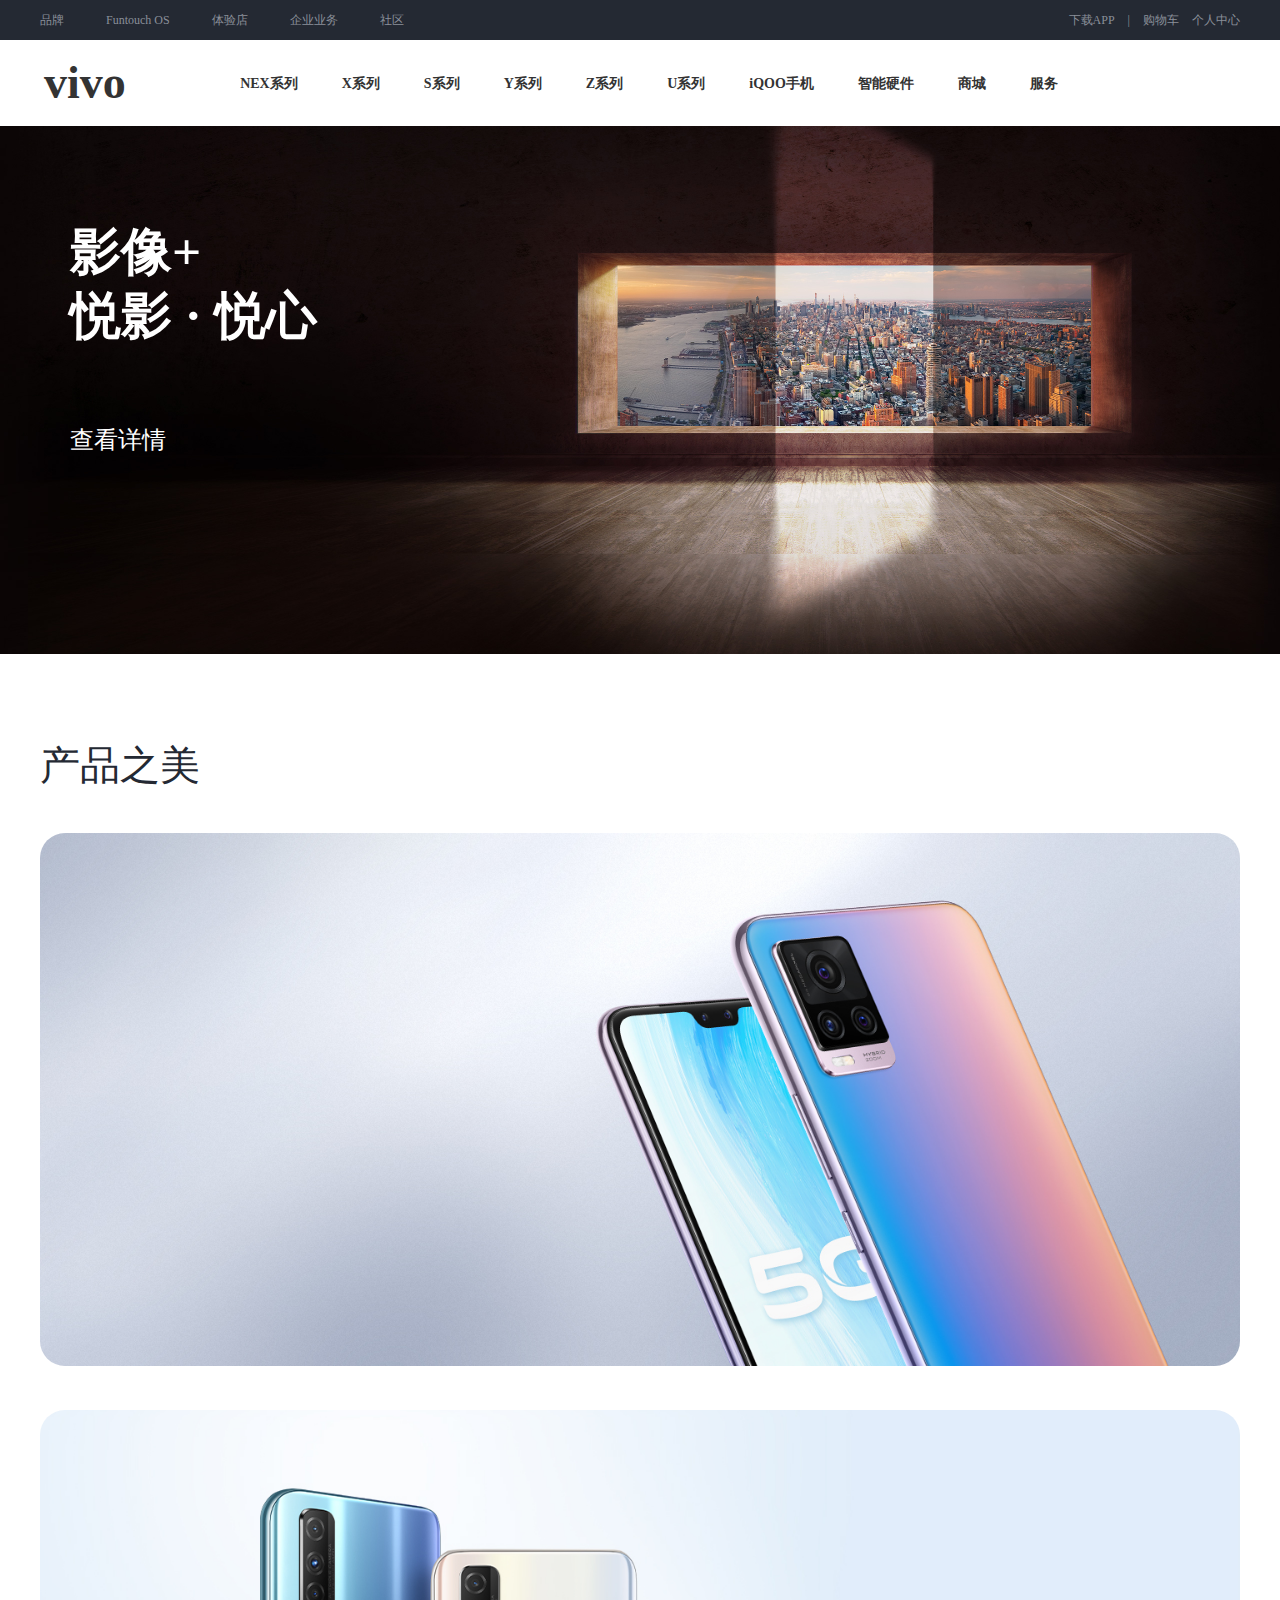
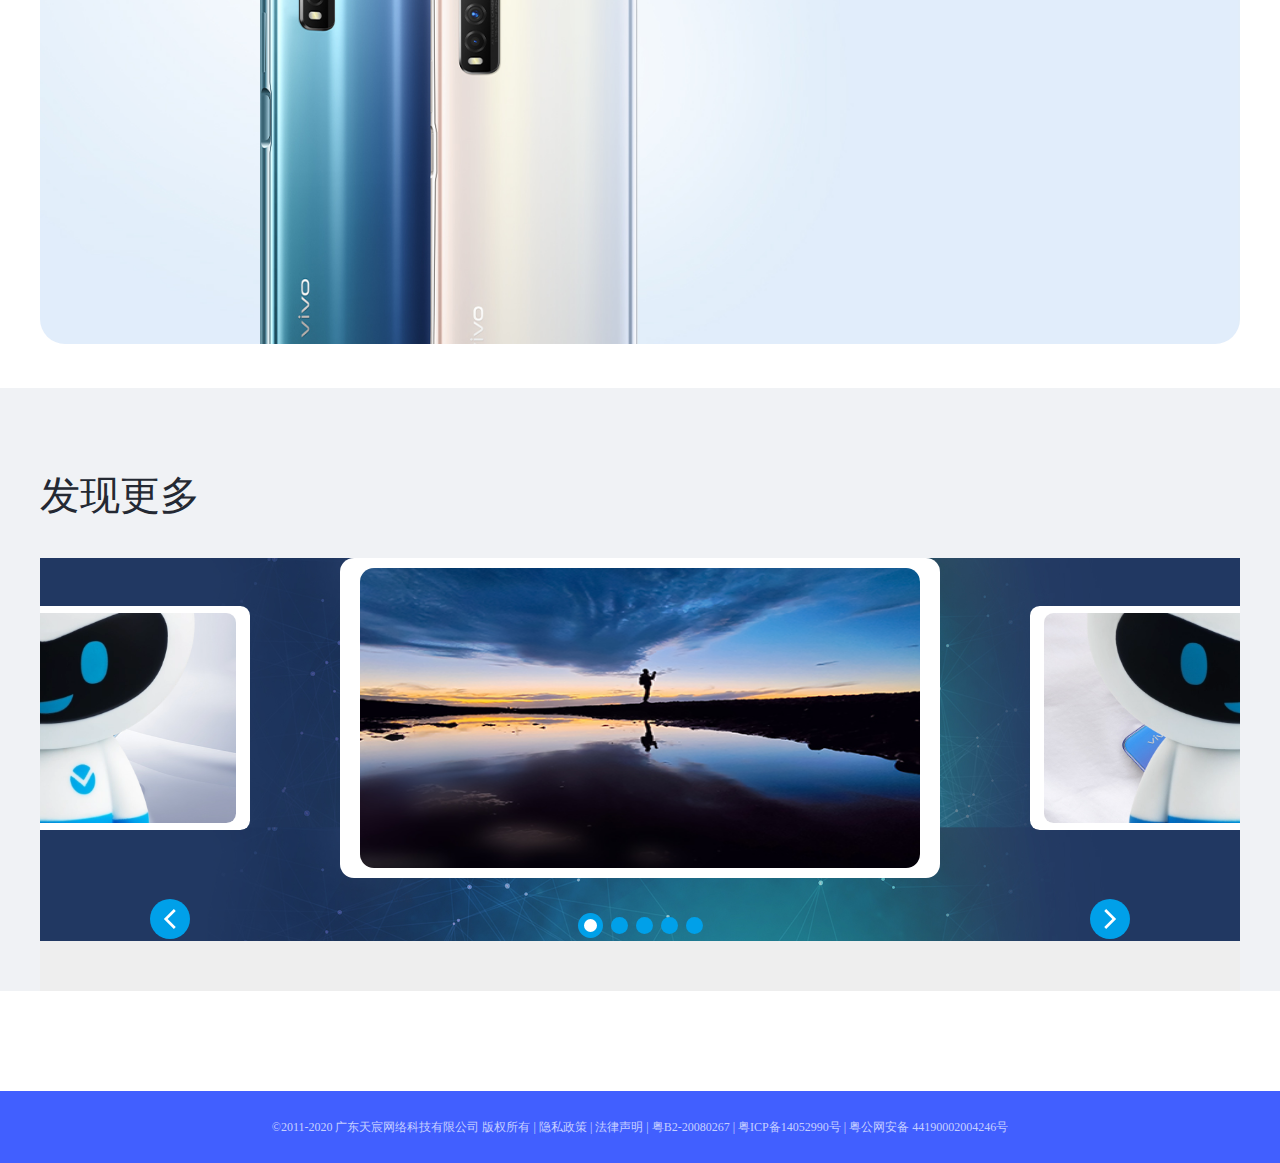
<file: index.html>
<!DOCTYPE html>
<html lang="en">
<head>
    <meta charset="UTF-8">
    <meta name="viewport" content="width=device-width, initial-scale=1.0">
    <title>vivo手机官方网站</title>
    <link rel="stylesheet" href="pcbanner/swiper.min.css">
    <script src="pcbanner/swiper.min.js"></script>
    <link rel="stylesheet" href="pcbanner/banner.css">
    <link rel="stylesheet" href="css/index.css">
    <script src="js/jquery.js"></script>
    <script src="js/index.js"></script>
</head>
<body>
    <header>
        <div class="heart">
            <div class="header_top">
                <ul>
                    <li><a href="#">品牌</a></li>
                    <li><a href="#">Funtouch OS</a></li>
                    <li><a href="#">体验店</a></li>
                    <li><a href="#">企业业务</a></li>
                    <li><a href="#">社区</a></li>
                </ul>
                <div class="header_right">
                    <a href="">下载APP</a> | <a href="">购物车</a>
                    <span class="person">个人中心</span>
                    <div class="page">
                        <p class="enterbtn"><a href="html/enter.html">登录</a></p>
                    </div>
                </div>
            </div>
        </div>

    </header>
    <section class="banner">
        <img src="images/index/banner.jpg" alt="">
        <header>
            <div class="bank">
                <div class="banner_top heart">
                    <h1><a href="index.html">vivo</a></h1>
                    <ul>
                        <li><a href="#">NEX系列</a></li>
                        <li><a href="#">X系列</a></li>
                        <li><a href="#">S系列</a></li>
                        <li><a href="#">Y系列</a></li>
                        <li><a href="#">Z系列</a></li>
                        <li><a href="#">U系列</a></li>
                        <li><a href="html/liebiao.html">iQOO手机</a></li>
                        <li><a href="#">智能硬件</a></li>
                        <li><a href="#">商城</a></li>
                        <li><a href="#">服务</a></li>
                    </ul>
                </div>
            </div>
            <div class="bannertext heart">
                <p>影像+</p>
                <p>悦影 · 悦心</p>
                <span><a>查看详情</a></span>
            </div>
            
        </header>
        <div class="nav">
            <div class="heart">
                <div class="head">
                    <h1><a href="index.html">vivo</a></h1>
                    <ul>
                        <li><a href="#">NEX系列</a></li>
                        <li><a href="#">X系列</a></li>
                        <li><a href="#">S系列</a></li>
                        <li><a href="#">Y系列</a></li>
                        <li><a href="#">Z系列</a></li>
                        <li><a href="#">U系列</a></li>
                        <li><a href="html/liebiao.html">iQOO手机</a></li>
                        <li><a href="#">智能硬件</a></li>
                        <li><a href="#">商城</a></li>
                        <li><a href="#">服务</a></li>
                    </ul>
                </div>
            </div>
        </div>
    </section>
    <section class="content">
        <div class="box1">
            <div class="heart">
                <h2>产品之美</h2>
                <img src="images/index/content1.jpg" alt="">
                <img src="images/index/content2.jpg" alt="">
            </div>
        </div>
        <div class="box2">
            <div class="heart">
                <h2>发现更多</h2>
                <div class="wrap">
                    <section class="pc-banner">
                        <div class="swiper-container">
                            <div class="swiper-wrapper">
                                <div class="swiper-slide swiper-slide-center none-effect"><a href="#"><img src="images/index/find1.jpg" ></a></div>
                                <div class="swiper-slide"><a href="#"><img src="images/index/find2.jpg" ></a></div>
                                <div class="swiper-slide"><a href="#"><img src="images/index/find9.png" ></a></div>
                                <div class="swiper-slide"><a href="#"><img src="images/index/find4.jpg" ></a></div>
                                <div class="swiper-slide"><a href="#"><img src="images/index/find5.jpg" ></a></div>
                            </div>
                        </div>
                        <div class="swiper-pagination"></div>
                        <div class="button">
                         <div class="swiper-button-prev"></div>
                        <div class="swiper-button-next"></div></div>
                    </section>
                </div> 
            </div>
        </div>
    </section>
    <footer>
        <div class="heart">
            <p>©2011-2020 <span>广东天宸网络科技有限公司</span>
                版权所有 <span>|</span>
                <span>
                    <a href="//www.vivo.com.cn/about-vivo/privacy-policy">隐私政策</a><span> | </span>
                    <a href="//www.vivo.com.cn/about-vivo/legal">法律声明</a><span> | </span><span></span>
                    <a class="vp-foot-crtext" id="vp-footer-record" href="http://beian.miit.gov.cn/" target="_blank">粤B2-20080267 | 粤ICP备14052990号</a><span> | </span>
                    <a class="vp-foot-policetext" id="vp-footer-policetext"
                       href="http://www.beian.gov.cn/portal/registerSystemInfo?recordcode=44190002004246" target="_blank">粤公网安备 44190002004246号</a>
                </span>
            </p>
        </div>
    </footer>
</body>
</html>
</file>
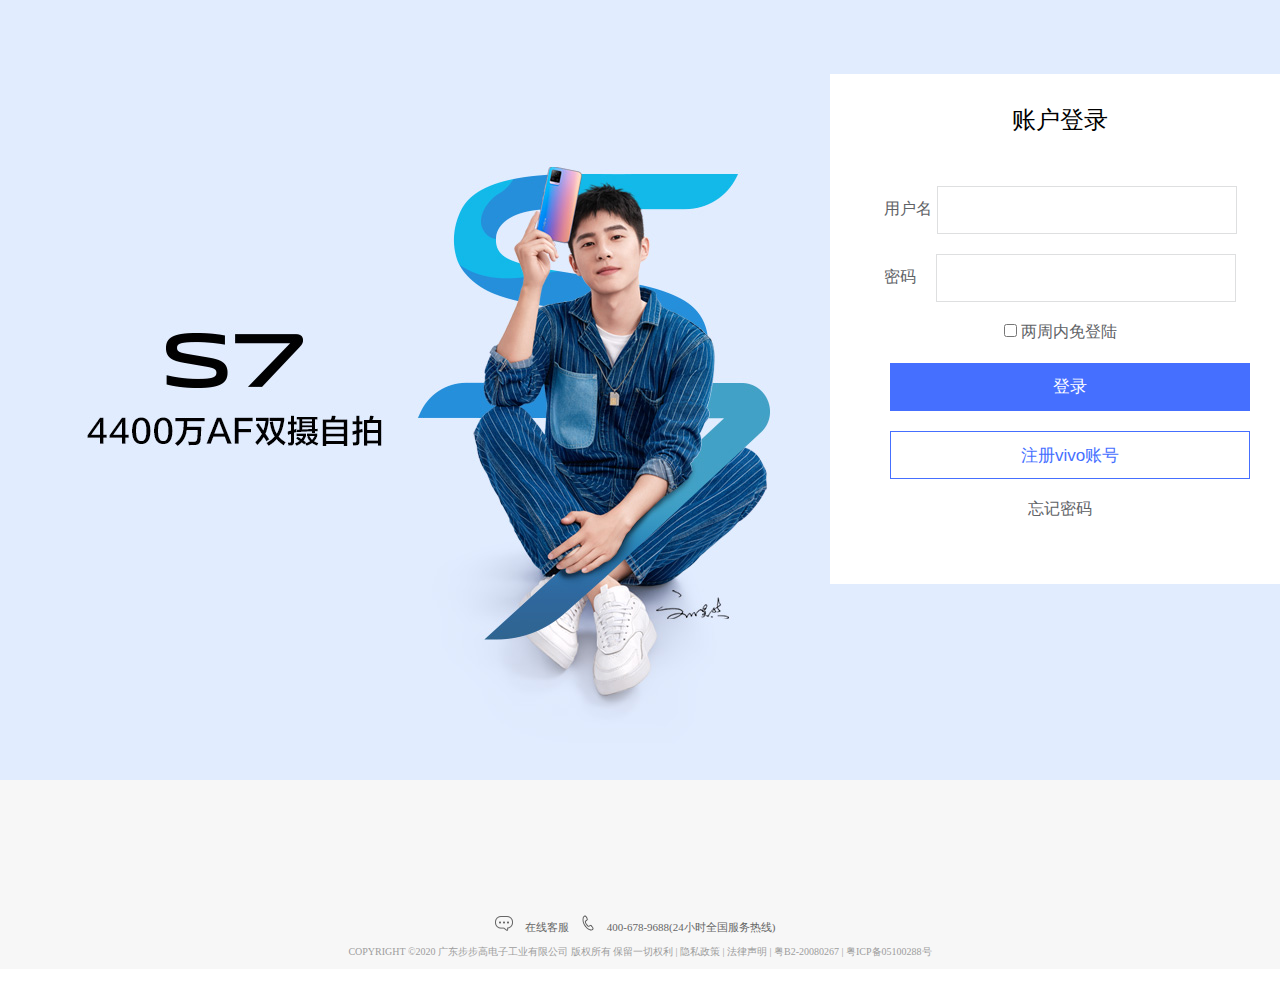
<file: html/enter.html>
<!DOCTYPE html>
<html lang="en">
<head>
    <meta charset="UTF-8">
    <meta name="viewport" content="width=device-width, initial-scale=1.0">
    <title>登录</title>
    <link rel="stylesheet" href="../css/enter.css">
</head>
<body>
    <div class="enter">
        <div class="banner">
            <div class="content">
                <img src="../images/enter/bj.jpg">
                <div class="logo"><a href="../index.html"></a></div>
                <form action="">
                    <h2>账户登录</h2>
                    <p><label for="">用户名</label><input type="text" id="username"></p>
                    <p><label for="">密码</label><input type="text" id="password"></p>
                    <div class="checkbox">
                        <label><input id="remenber" type="checkbox"> 两周内免登陆</label>
                    </div>
                    <button type="button" id="loginBtn" class="btn">登录</button>
                    <button type="button" id="registerBtn" class="btn2">注册vivo账号</button>
                    <span>忘记密码</span>
                </form>
            </div>
        </div>
        <footer>
            <p class="service">
                <a href="https://kefu.vivo.com.cn/robot-vivo/pcChat.html" target="_blank" class="to-service">
                    <img src="[data-uri]" >
                    <span class="online-person"> 在线客服</span></a> <a data-v-8e8a354a="" class="to-service">
                    <img src="[data-uri]" class="phone">
                    <span class="hot-line"> 400-678-9688(24小时全国服务热线)</span>
                </a>
            </p>
            <p class="copyright">
                COPYRIGHT ©2020 广东步步高电子工业有限公司 版权所有 保留一切权利 | 隐私政策 | 法律声明 | 粤B2-20080267 | 粤ICP备05100288号
            </p>
        </footer>
    </div>
    <script src="../js/QF.js"></script>
    <script src="../js/enter.js"></script>
    
</body>
</html>
</file>
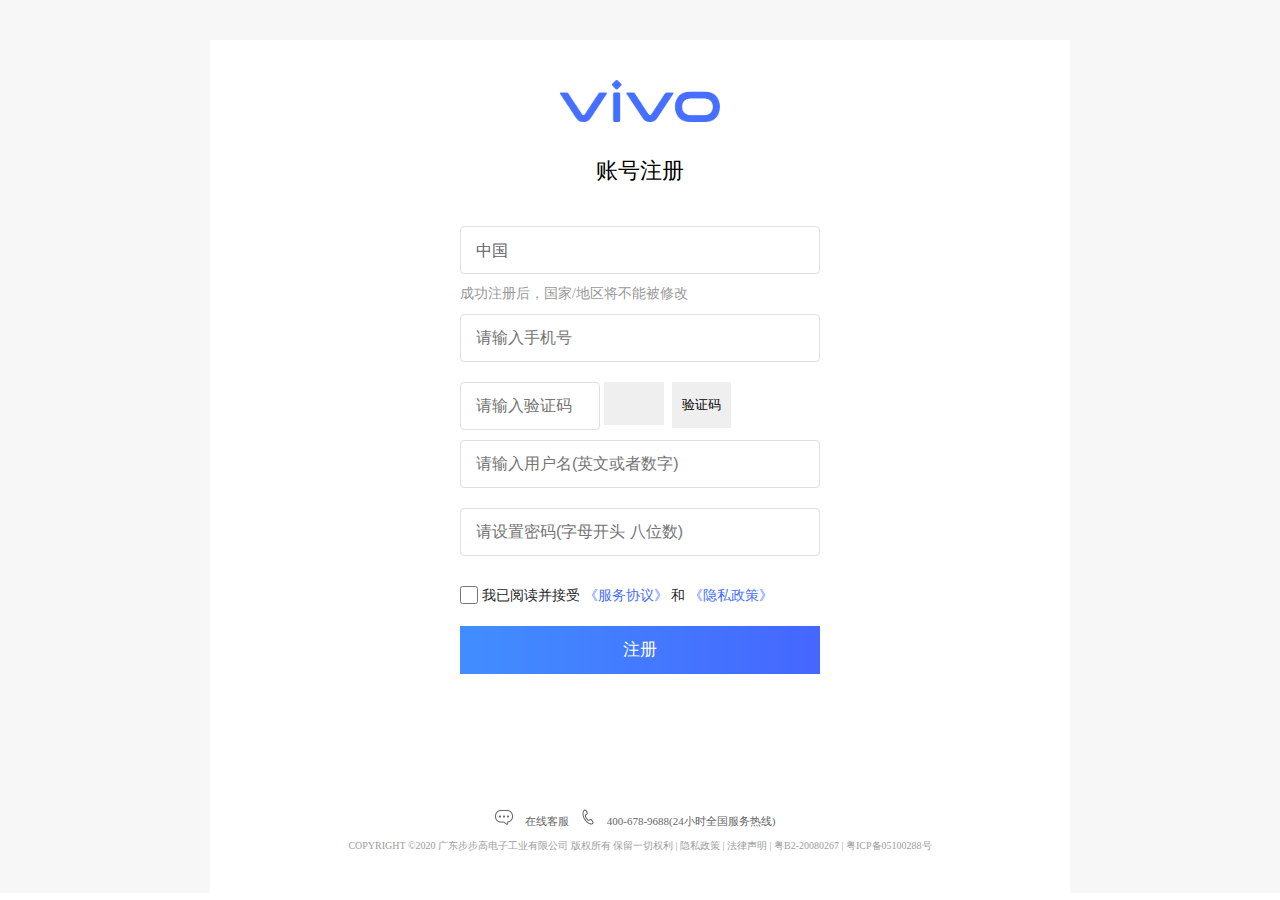
<file: html/register.html>
<!DOCTYPE html>
<html lang="en">
<head>
    <meta charset="UTF-8">
    <meta name="viewport" content="width=device-width, initial-scale=1.0">
    <title>账号注册</title>
    <link rel="stylesheet" href="../css/register.css">
    <script src="../js/jquery.js"></script>
    
</head>
<body>
    <form class="register" method="POST">
        <div class="section">
            <h1><a href="../index.html"><img src="../images/register/r_logo.jpg" alt=""></a></h1>
            <h3>账号注册</h3>
            <div class="box">
                <div class="input_inner city">中国</div>
                <ul class="submenu">
                    <li>中国</li>
                    <li>中国香港</li>
                    <li>中国澳门</li>
                    <li>中国台湾</li>
                    <li>日本</li>
                    <li>韩国</li>
                    <li>美国</li>
                </ul>
                <p class="one">成功注册后，国家/地区将不能被修改</p>
                <input type="text" class="input_inner" id="phone" onblur="checkphone()" placeholder="请输入手机号">
                <!-- <span class="y_span" id="y_phone"></span> -->
                <input type="text" class="input_inner" id="msg"  placeholder="请输入验证码">
                <input type="button" id="checkCode" class="code" onclick="createCode()">
                <input type="button" class="yzm" value="验证码">
                <input type="text" class="input_inner item"  placeholder="请输入用户名(英文或者数字)" id="username1">
                <p id="nameMsg"></p>
                <input type="password" class="input_inner item" id="password1" placeholder="请设置密码(字母开头 八位数)">
                
                <p class="two"><input type="checkbox" id="sever">我已阅读并接受 <a href="#">《服务协议》</a> 和 <a href="#">《隐私政策》</a></p>
                <div class="button">注册</div>
            </div>
        </form>
        <footer>
            <p class="service">
                <a href="https://kefu.vivo.com.cn/robot-vivo/pcChat.html" target="_blank" class="to-service">
                    <img src="[data-uri]" >
                    <span class="online-person"> 在线客服</span></a> <a data-v-8e8a354a="" class="to-service">
                    <img src="[data-uri]" class="phone">
                    <span class="hot-line"> 400-678-9688(24小时全国服务热线)</span>
                </a>
            </p>
            <p class="copyright">
                COPYRIGHT ©2020 广东步步高电子工业有限公司 版权所有 保留一切权利 | 隐私政策 | 法律声明 | 粤B2-20080267 | 粤ICP备05100288号
            </p>
        </footer>
    </div>
    <script src="../js/QF.js"></script>
    <script src="../js/city.js"></script>
</body>
</html>
</file>
<file: pcbanner/banner.css>
.wrap {
	background: #eee;
	font-family: Helvetica Neue, Helvetica, Arial, sans-serif;
	font-size: 14px;
	color: #000;
	margin: 0;
    padding: 0;
    padding-bottom: 20px;
}

.pc-banner {
	background: url(../images/index/bj.jpg) repeat-y center top/100% auto;
	width: 100%;
	/* float: left; */
}

@media screen and (max-width: 668px) {
	.pc-banner {
		background-size: auto 100%;
	}
}

.swiper-container {
	width: 100%;
	margin: 35px 0;
}

@media screen and (max-width: 668px) {
	.swiper-container {
		margin: 20px 0 15px;
	}
}

.swiper-slide {
	-webkit-transition: transform 1.0s;
	-moz-transition: transform 1.0s;
	-ms-transition: transform 1.0s;
	-o-transition: transform 1.0s;
	-webkit-transform: scale(0.7);
	transform: scale(0.7);
}

@media screen and (max-width: 668px) {
	.swiper-slide {
		-webkit-transform: scale(0.97);
		transform: scale(0.97);
	}
}

.swiper-slide-active,.swiper-slide-duplicate-active {
	-webkit-transform: scale(1);
	transform: scale(1);
}

@media screen and (max-width: 668px) {
	.swiper-slide-active,.swiper-slide-duplicate-active {
		-webkit-transform: scale(0.97);
		transform: scale(0.97);
	}
}

.none-effect {
	-webkit-transition: none;
	-moz-transition: none;
	-ms-transition: none;
	-o-transition: none;
}

.swiper-slide a {
	background: #fff;
	padding:10px;
	display: block;
	border-radius: 14px;
}

@media screen and (min-width: 668px) {
	.swiper-slide a:after {
		position: absolute;
		top: 0;
		left: 0;
		display: block;
		box-sizing: border-box;
		border: 10px solid #fff;
		content: "";
		width: 100%;
		height: 100%;
		background: url(../images/index/find10.png) center center repeat;
		border-radius: 20px;
	}
}

.swiper-slide-active a:after {
	background: none;
}

@media screen and (max-width: 668px) {
	.swiper-slide a {
		padding: 5px;
		border-radius: 7px;
	}
}

.swiper-slide img {
	width: 100%;
	border-radius: 14px;
	display: block;
}

@media screen and (max-width: 668px) {
	.swiper-slide img {
		border-radius: 7px;
	}
}

.swiper-pagination {
	position: relative;
	margin-bottom: 30px;
}

.swiper-pagination-bullet {
    background: #00a0e9;
	margin-left: 4px;
	margin-right: 4px;
	width: 17px;
	height: 17px;
	opacity: 1;
	margin-bottom: 4px;
}

.swiper-pagination-bullet-active {
	width: 13px;
	height: 13px;
	background: #FFF;
	border: 6px solid #00a0e9;
	margin-bottom: 0;
}

@media screen and (max-width: 668px) {
	
	.swiper-pagination {
		position: relative;
		margin-bottom: 20px;
	}

	.swiper-pagination-bullet {
        background: #00a0e9;
		margin-left: 2px;
		margin-right: 2px;
		width: 8px;
		height: 8px;
		margin-bottom: 2px;
	}

	.swiper-pagination-bullet-active {
		width: 6px;
		height: 6px;
		background: #FFF;
		border: 3px solid #00a0e9;
		margin-bottom: 0;
	}
}

.button {
	width: 1000px;
	margin: 0 auto;
	bottom: 50px;
	position: relative;
}

@media screen and (max-width: 668px) {
	.button {
		width: 70%;
		bottom: 22px;
	}
}

.button div:hover {
	background-color: #2f4798;
}

.swiper-button-prev {
	width: 40px;
	height: 40px;
	border-radius: 50%;
	background: url("data:image/svg+xml;charset=utf-8,%3Csvg%20xmlns%3D'http%3A%2F%2Fwww.w3.org%2F2000%2Fsvg'%20viewBox%3D'0%200%2027%2044'%3E%3Cpath%20d%3D'M0%2C22L22%2C0l4.2%2C4.2L8.4%2C22l17.8%2C17.8L22%2C44L0%2C22z'%20fill%3D'%23ffffff'%2F%3E%3C%2Fsvg%3E") #00a0e9 center 50%/50% 50% no-repeat;
}

.swiper-button-next {
	width: 40px;
	height: 40px;
	border-radius: 50%;
	background: url("data:image/svg+xml;charset=utf-8,%3Csvg%20xmlns%3D'http%3A%2F%2Fwww.w3.org%2F2000%2Fsvg'%20viewBox%3D'0%200%2027%2044'%3E%3Cpath%20d%3D'M27%2C22L5%2C44l-4.2-4.2L18.6%2C22L0.8%2C4.2L5%2C0z'%20fill%3D'%23ffffff'%2F%3E%3C%2Fsvg%3E") #00a0e9 center 50%/50% 50% no-repeat;
}

@media screen and (max-width: 668px) {
	.button div {
		width: 28px;
		height: 28px;
	}
}
</file>
<file: css/index.css>
@charset "UTF-8";
* {
  margin: 0;
  padding: 0;
}

a {
  text-decoration: none;
  color: #333;
}

li {
  list-style: none;
}

body {
  height: 100%;
}

.heart {
  width: 1200px;
  margin: auto;
}

header {
  background-color: #242933;
}

header .heart .header_top {
  height: 40px;
  line-height: 40px;
  color: #8a8f99;
  font-size: 12px;
}

header .heart .header_top a {
  display: inline-block;
  color: #8a8f99;
  font-weight: 400;
  line-height: 40px;
  transition: color .2s ease-in-out;
}

header .heart .header_top a:hover {
  color: #fff;
  font-weight: 500;
}

header .heart .header_top li {
  float: left;
  padding-right: 42px;
}

header .heart .header_top .header_right {
  float: right;
}

header .heart .header_top .header_right a {
  margin: 0 10px;
}

header .heart .header_top .header_right .page {
  position: absolute;
  right: 22px;
  width: 140px;
  text-align: center;
  background-color: #fff;
  border-radius: 10px;
  z-index: 999;
  display: none;
}

header .heart .header_top .header_right .page p {
  height: 40px;
  line-height: 40px;
  font-size: 16px;
}

header .heart .header_top .header_right .page p a:hover {
  color: #415fff;
  font-weight: 700;
}

.banner {
  width: 100%;
  position: relative;
}

.banner img {
  width: 100%;
}

.banner header {
  width: 100%;
}

.banner header .bank {
  width: 100%;
  height: 86px;
  position: absolute;
  top: 0;
}

.banner header .bank .banner_top {
  height: 86px;
  line-height: 86px;
  margin: 0 auto;
  color: #fff;
  font-weight: bold;
}

.banner header .bank .banner_top a {
  color: #fff;
  transition: color .2s ease-in-out;
}

.banner header .bank .banner_top a:hover {
  color: #415fff;
}

.banner header .bank .banner_top h1 {
  width: 110px;
  font-size: 46px;
  float: left;
  padding-left: 4px;
  font-family: '隶书';
}

.banner header .bank .banner_top ul {
  position: relative;
  margin: 0 28px 0 104px;
  width: 1000px;
  height: 100%;
  text-align: center;
}

.banner header .bank .banner_top ul li {
  padding: 0 20px;
  font-size: 14px;
  display: inline-block;
  margin: auto;
  font-weight: 600;
}

.banner header .bannertext {
  font-size: 4vw;
  line-height: 5vw;
  letter-spacing: 0vw;
  margin-bottom: 4vw;
  font-weight: bold;
  width: 33vw;
  color: #fff;
  position: absolute;
  top: 180px;
  left: 70px;
}

.banner header .bannertext a {
  color: #fff;
  transition: color .2s ease-in-out;
}

.banner header .bannertext a:hover {
  color: #415fff;
}

.banner header .bannertext span {
  font-family: "黑体";
  display: inline-block;
  margin-top: 60px;
  font-size: 24px;
  font-weight: 500;
}

.banner .nav {
  width: 100%;
  height: 86px;
  background-color: #fff;
  z-index: 99;
  position: absolute;
  top: 0;
}

.banner .nav .heart a {
  color: #333;
  transition: color .2s ease-in-out;
}

.banner .nav .heart a:hover {
  color: #415fff;
}

.banner .nav .heart .head {
  height: 86px;
  line-height: 86px;
  font-weight: bold;
  position: absolute;
}

.banner .nav .heart .head h1 {
  width: 110px;
  font-size: 46px;
  float: left;
  padding-left: 4px;
  font-family: '隶书';
}

.banner .nav .heart .head ul {
  position: relative;
  margin: 0 28px 0 104px;
  width: 1000px;
  height: 100%;
  text-align: center;
}

.banner .nav .heart .head ul li {
  padding: 0 20px;
  font-size: 14px;
  display: inline-block;
  margin: auto;
  font-weight: 600;
}

.content h2 {
  font-size: 40px;
  color: #242933;
  font-weight: 500;
}

.content .box1 {
  padding-top: 80px;
  padding-bottom: 40px;
}

.content .box1 img {
  width: 100%;
  height: 100%;
  border-radius: 25px;
  margin-top: 40px;
}

.content .box2 {
  background-color: #f0f2f5;
  padding-top: 80px;
  margin-bottom: 100px;
}

.content .box2 img {
  width: 560px;
  height: 300px;
  margin: auto;
}

footer {
  color: #c6cfff;
  background-color: #415fff;
  clear: both;
}

footer .heart {
  text-align: center;
}

footer .heart p {
  line-height: 16px;
  font-size: 12px;
  padding: 28px 0;
}

footer .heart p a {
  color: #c6cfff;
}
</file>
<file: css/enter.css>
* {
  margin: 0;
  padding: 0;
}

.enter {
  background-color: #f7f7f7;
}

.enter .banner {
  background-color: #e1ecfe;
}

.enter .banner .content {
  height: 780px;
  width: 1200px;
  position: relative;
  margin: 0 auto;
}

.enter .banner .content .logo {
  position: absolute;
  top: 0;
  left: 243px;
}

.enter .banner .content .logo a {
  display: block;
  height: 52px;
  width: 145px;
  background-image: url(https://accountstatic.vivo.com.cn/accountstatic.vivo.com.cn/static/img/logo-1.e4aed09.png);
  background-size: 100% 100%;
}

.enter .banner .content form {
  width: 400px;
  height: 460px;
  background-color: #fff;
  position: absolute;
  top: 74px;
  right: -50px;
  padding: 30px 30px 20px;
  text-align: center;
}

.enter .banner .content form h2 {
  margin-bottom: 50px;
  font-weight: 400;
}

.enter .banner .content form p {
  margin-top: 20px;
  color: #606266;
}

.enter .banner .content form p input {
  border: 1px solid #dedfe0;
  box-sizing: border-box;
  color: #333333;
  height: 48px;
  width: 300px;
  line-height: 48px;
  outline: 0;
  padding: 0 15px;
  margin-left: 5px;
}

.enter .banner .content form p #password {
  margin-left: 20px;
}

.enter .banner .content form .checkbox {
  margin: 20px 0;
  color: #606266;
}

.enter .banner .content form button {
  width: 360px;
  height: 48px;
  margin-left: 20px;
  line-height: 48px;
  font-size: 17px;
  color: #fff;
  text-align: center;
  cursor: pointer;
  outline: 0;
  border: 0;
  background-color: #456fff;
}

.enter .banner .content form .btn2 {
  background-color: #fff;
  color: #456fff;
  margin-top: 20px;
  border: 1px solid #456fff;
}

.enter .banner .content form span {
  color: #606266;
  display: inline-block;
  margin-top: 20px;
}

.enter footer {
  margin-top: 135px;
  margin-bottom: 30px;
  text-align: center;
  font-size: 11px;
  color: #9d9d9d;
}

.enter footer .service a {
  text-decoration: none;
  color: #666;
}

.enter footer .service span {
  padding: 10px;
}

.enter footer .copyright {
  padding: 10px 0;
  font-size: 10px;
  box-sizing: border-box;
}
</file>
<file: css/register.css>
* {
  margin: 0;
  padding: 0;
}

.register {
  background-color: #f7f7f7;
  overflow: hidden;
}

.register .section {
  width: 860px;
  min-height: 670px;
  background: #fff;
  margin: 0 auto;
  margin-top: 40px;
  overflow: hidden;
}

.register .section h1 {
  margin-top: 40px;
  text-align: center;
}

.register .section h1 img {
  width: 160px;
  height: 42px;
}

.register .section h3 {
  margin-top: 26px;
  font-weight: 400;
  font-size: 22px;
  color: #000;
  text-align: center;
}

.register .section .box {
  width: 360px;
  margin: 40px auto 60px;
}

.register .section .box .input_inner {
  border-radius: 4px;
  border: 1px solid #dedfe0;
  box-sizing: border-box;
  color: #606266;
  display: inline-block;
  font-size: inherit;
  height: 48px;
  line-height: 48px;
  outline: 0;
  padding: 0 15px;
  width: 100%;
}

.register .section .box ul {
  float: left;
  position: relative;
  z-index: 1;
  width: 100%;
}

.register .section .box ul li {
  list-style: none;
  height: 30px;
  width: 100%;
  padding: 0 15px;
  color: #606266;
}

.register .section .box p {
  font-size: 14px;
  line-height: 20px;
}

.register .section .box p input {
  width: 18px;
  height: 18px;
  margin-right: 4px;
  float: left;
  border: 1px solid #dedfe0;
}

.register .section .box .one {
  margin: 10px 0;
  color: #999;
}

.register .section .box #msg {
  width: 140px;
  margin-top: 20px;
  float: left;
}

.register .section .box .code {
  width: 60px;
  margin: 20px 4px 0 4px;
  float: left;
  padding: 10px 0;
  font-size: 20px;
  border: 0;
  outline: 0;
}

.register .section .box .yzm {
  padding: 14px 10px;
  margin: 20px 4px 0 4px;
  border: 0;
  float: left;
  outline: 0;
}

.register .section .box .item {
  margin: 10px 0;
}

.register .section .box .two {
  margin: 20px 0;
  color: #252525;
}

.register .section .box .two a {
  text-decoration: none;
  color: #456fff;
}

.register .section .box .button {
  width: 100%;
  height: 48px;
  line-height: 48px;
  font-size: 17px;
  color: #fff;
  text-align: center;
  cursor: pointer;
  background-color: #456fff;
  background-image: linear-gradient(90deg, #418eff, #4566ff);
}

.register footer {
  margin-top: 135px;
  margin-bottom: 30px;
  text-align: center;
  font-size: 11px;
  color: #9d9d9d;
}

.register footer .service a {
  text-decoration: none;
  color: #666;
}

.register footer .service span {
  padding: 10px;
}

.register footer .copyright {
  padding: 10px 0;
  font-size: 10px;
  box-sizing: border-box;
}
</file>
